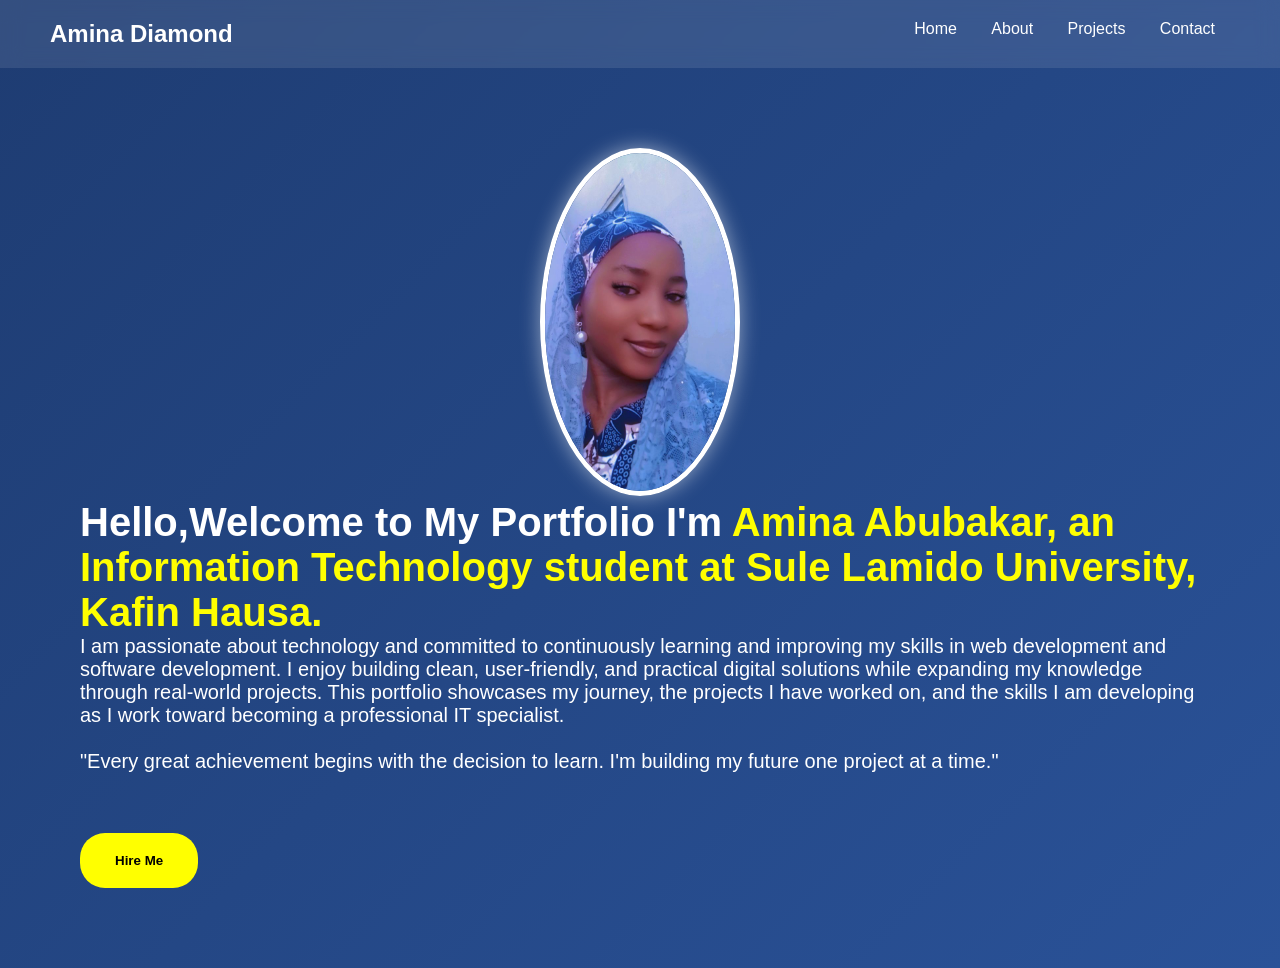
<file: index.html>
<!DOCTYPE html>
<html lang="en">
<head>
<meta charset="UTF-8">
<meta name="viewport" content="width=device-width, initial-scale=1.0">
<title>Home - Amina Portfolio</title>

<link rel="stylesheet" href="style.css">
<link rel="stylesheet" href="https://cdnjs.cloudflare.com/ajax/libs/font-awesome/6.5.1/css/all.min.css">
</head>
<body>

<header>
<h2 class="logo">Amina Diamond</h2>
<nav>
<a href="index.html">Home</a>
<a href="about.html">About</a>
<a href="projects.html">Projects</a>
<a href="contact.html">Contact</a>
</nav>
</header>

<section class="home">
    <div class="home-img">
<img src="meenalun3.jpeg" alt="profile">
</div>


<div class="home-text">
<h1>Hello,Welcome to My Portfolio I'm <span>Amina Abubakar, an Information Technology student at Sule Lamido University, Kafin Hausa.</span></h1>
<p>I am passionate about technology and committed to continuously learning and improving my skills in web development and software development. I enjoy building clean, user-friendly, and practical digital solutions while expanding my knowledge through real-world projects.
This portfolio showcases my journey, the projects I have worked on, and the skills I am developing as I work toward becoming a professional IT specialist.<br><br>
"Every great achievement begins with the decision to learn. I'm building my future one project at a time." </p>

<button onclick="window.location.href='contact.html'">Hire Me</button>
</div>

</section>

</body>
</html>
</file>
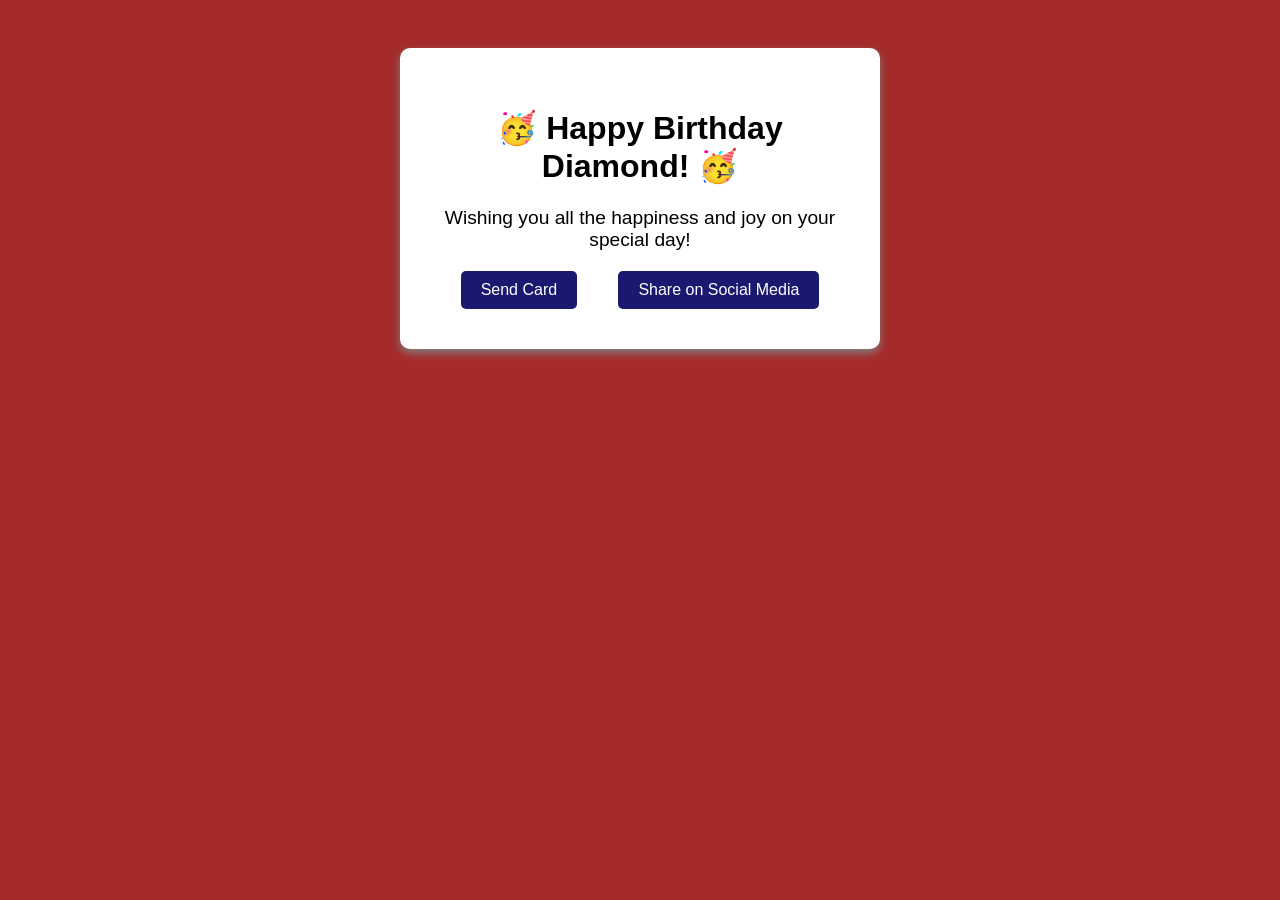
<file: Greeting-card/index.html>
<!DOCTYPE html>
<html lang="en">
  <head>
    <meta charset="utf-8">
    <meta name="viewport" content="width=device-width, initial-scale=1.0">
    <title>Greeting Card</title>
    <link href="styles.css" rel="stylesheet">
  </head>
  <body>
    <div class="card" id="greeting-card">
      <h1>Happy Birthday Diamond!</h1>
      <p class="message">
        Wishing you all the happiness and joy on your special day!
      </p>
      <div class="card-links">
        <a href="#send" class="send-link">Send Card</a>
        <a href="#share" class="share-link">Share on Social Media</a>
      </div>
  	</div>
    <section id="send">
      <h2>Sending your card...</h2>
      <p>Card successfully sent to your recipient!</p>
    </section>
    <section id="share">
      <h2>Sharing your card...</h2>
      <p>Your card was shared on social media!</p>
    </section>
  </body>
</html>
</file>
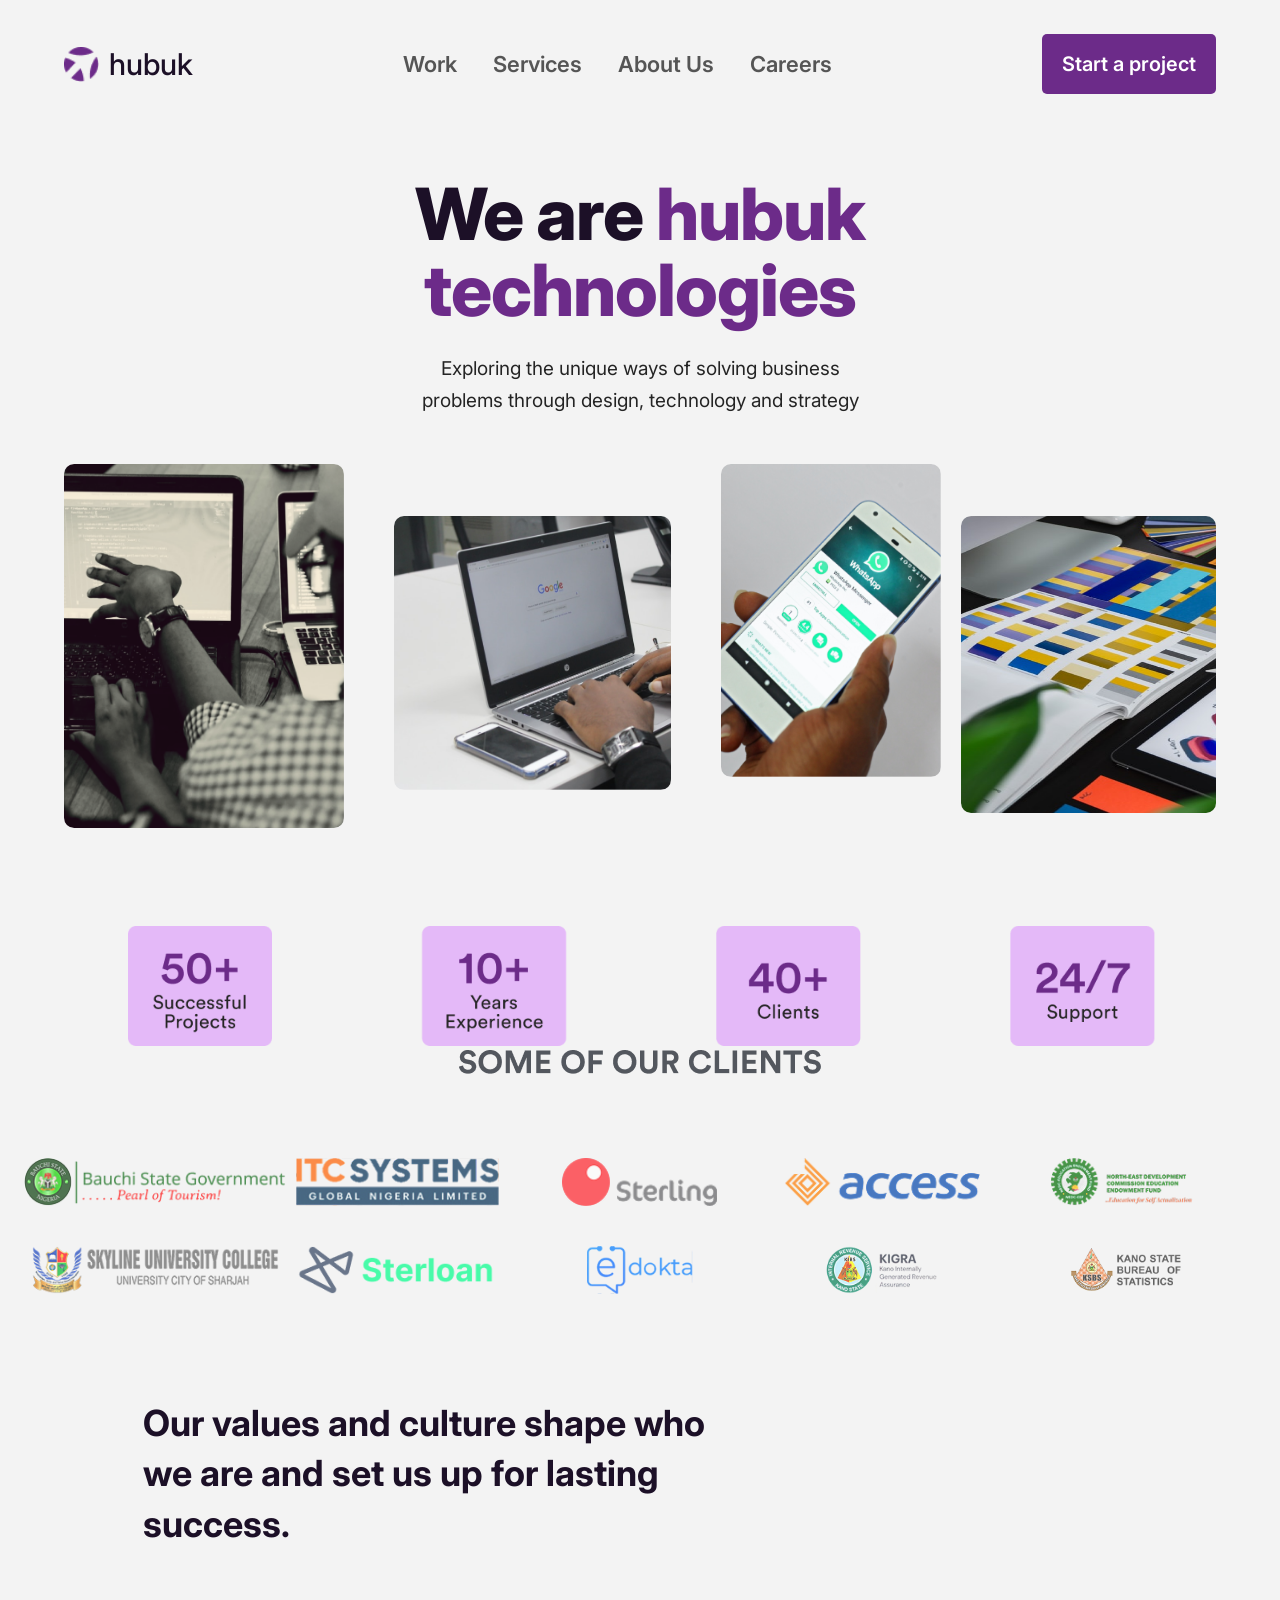
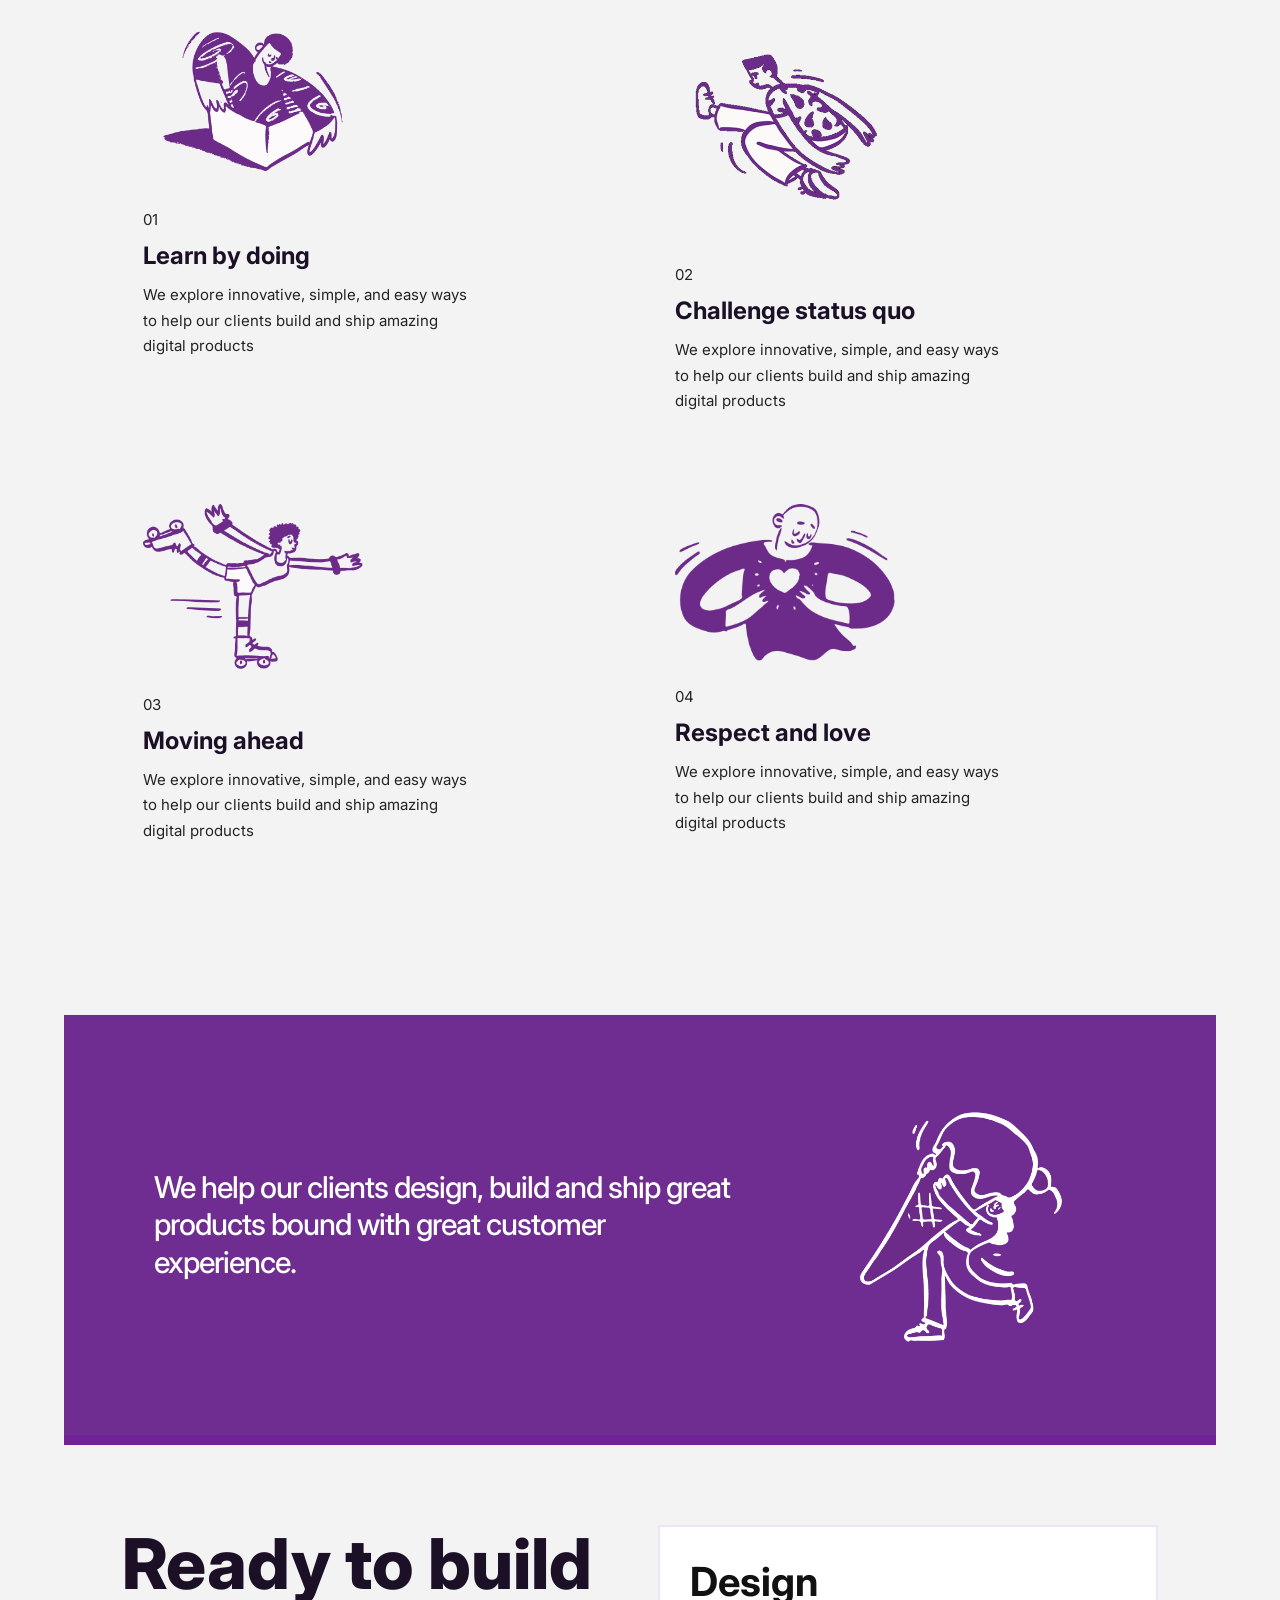
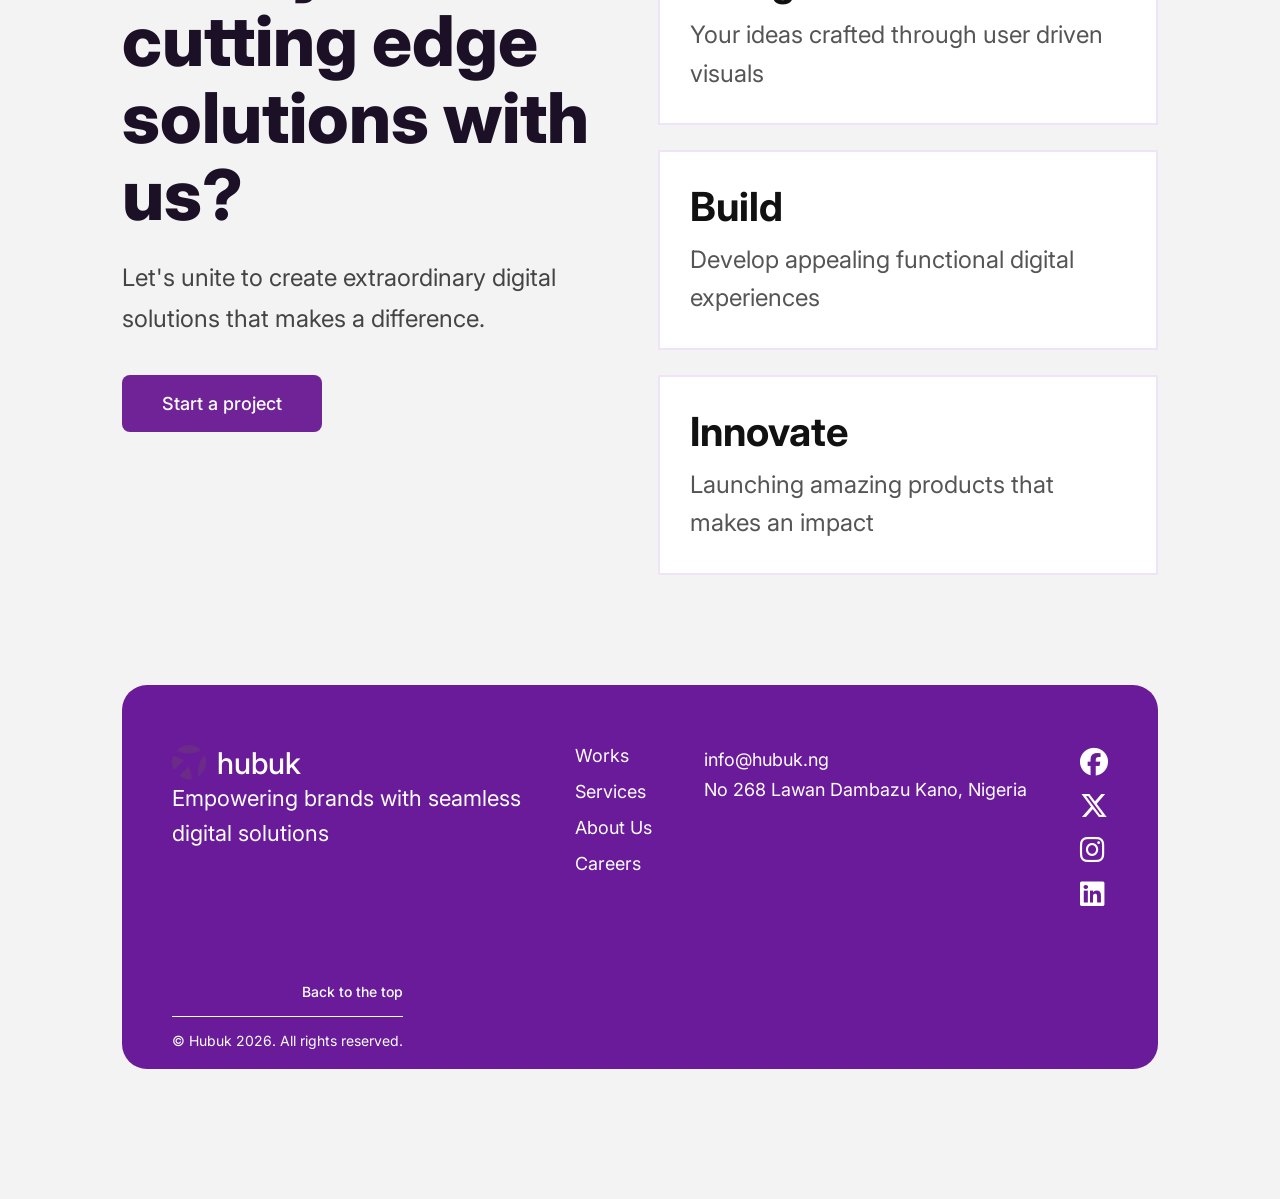
<file: hubuk/index.html>
<!DOCTYPE html>
<html lang="en">
<head>
<meta charset="UTF-8">
<meta name="viewport" content="width=device-width, initial-scale=1.0">
<title>About Us</title>
<link rel="stylesheet" href="style.css">
<link href="https://fonts.googleapis.com/css2?family=Inter:wght@400;500;600;700;800&display=swap" rel="stylesheet">
<link rel="stylesheet" href="https://cdnjs.cloudflare.com/ajax/libs/font-awesome/6.5.1/css/all.min.css">
</head>
<body>

   <div class="container">

    <header>
        
<div class="logo">
            <img src="images/logo.png" alt="hubuk logo">
            <span>hubuk</span>
        </div>
        <nav>
            <a href="#">Work</a>
            <a href="#">Services</a>
            <a href="#">About Us</a>
            <a href="#">Careers</a>
        </nav>

        <a href="#" class="btn">Start a project</a>
    </header>

    <section class="hero">
        <h1>We are <span>hubuk<br> technologies</span></h1>
        <p>
            Exploring the unique ways of solving business<br>problems through design, technology and strategy
        </p>
    </section>

    <section class="images">
        <img src="images/hubuk1.png" alt="hubuk project 1">
        <img src="images/hubuk2.png" alt="hubuk project 2">
        <img src="images/hubuk3.png" alt="hubuk project 3">
        <img src="images/hubuk4.png" alt="hubuk project 4">
    </section>

    <section>
        <div class="stats">
            <img src="images/Frame 59665.png" width="1440" height="259">
        </div>
    </section>

    <section>
        <div class="clients">
            <img src="images/Supporting text.png" >
        </div>

        <div class="logos">
            <img src="images/BSG.png" height="40" alt="Union Bank">
            <img src="images/image 5 (1).png" height="40" alt="Fidelity Bank">
            <img src="images/idQ77EGZuR_1744624783022 1.png" height="40" alt="Zenith Bank">
            <img src="images/Access Bank_idk3XMC1BM_1 1.png" height="40" alt="GT Bank">
            <img src="images/image 3.png" height="40" alt="Access Bank">
            <img src="images/Group 1143.png" height="40" alt="UBA Bank">
            <img src="images/Sterload.png" height="40" alt="UBA Bank">
            <img src="images/image 4.png" height="40" alt="UBA Bank">
            <img src="images/Group 1142.png" height="40" alt="UBA Bank">
            <img src="images/KBS.png" height="40" alt="UBA Bank">
        </div>
    </section>

    <section class="values">
  <div class="container">

    <h1 class="title">
    Our values and culture shape who<br>we are and set us up for lasting<br>success.
    </h1>

    <div class="grid">

      <div class="card">
        <img src="images/unboxing.png" alt="learn">
        <span class="number">01</span>
        <h2>Learn by doing</h2>
        <p>
          We explore innovative, simple, and easy ways to help our clients build and ship amazing digital products
        </p>
      </div>

      <div class="card">
        <img src="images/animation1.png" alt="challenge">
        <span class="number">02</span>
        <h2>Challenge status quo</h2>
        <p>
          We explore innovative, simple, and easy ways to help our clients build and ship amazing digital products
        </p>
      </div>

      <div class="card">
        <img src="images/moving.png" alt="moving">
        <span class="number">03</span>
        <h2>Moving ahead</h2>
        <p>
          We explore innovative, simple, and easy ways to help our clients build and ship amazing digital products
        </p>
      </div>

      <div class="card">
        <img src="images/love.png" alt="love">
        <span class="number">04</span>
        <h2>Respect and love</h2>
        <p>
          We explore innovative, simple, and easy ways to help our clients build and ship amazing digital products
        </p>
      </div>

    </div>
  </div>
</section>

<section class="purple-section">

  <div class="purple-text">
    <h3>
      We help our clients
      design, build and ship great
      products bound with great
      customer experience.
    </h3>
  </div>

  <div class="purple-image">
    <img src="images/icecream.png" alt="girl love icecream">
  </div>

</section>

<div class="top-line"></div>

  <section class="containers">

    <div class="heros">

      <div class="left">

        <h1>
          Ready to build cutting edge solutions with us?
        </h1>

        <p>
          Let's unite to create extraordinary digital solutions that makes a difference.
        </p>

        <a href="#" class="btns">
          Start a project 
        </a>

      </div>
      

<div class="right">

  <div class="cards">


    <div class="cards-text">
      <h3>Design</h3>

      <p>
        Your ideas crafted through user driven visuals
      </p>
    </div>

  </div>

  <div class="cards">

    <div class="cards-text">
      <h3>Build</h3>

      <p>
        Develop appealing functional digital experiences
      </p>
    </div>

  </div>

  <div class="cards">
    <div class="cards-text">
      <h3>Innovate</h3>

      <p>
        Launching amazing products that makes an impact
      </p>
    </div>

  </div>

</div>

<footer class="footer">

    <div class="footer-container">

        <div class="footer-left">
            <div class="logo">
            <img src="images/logo.png" alt="hubuk logo">
            <span>hubuk</span>
        </div>
            <p>
                Empowering brands with seamless digital solutions
            </p>
        </div>

        <div class="footer-links">
            <a href="#">Works</a>
            <a href="#">Services</a>
            <a href="#">About Us</a>
            <a href="#">Careers</a>
        </div>

        <div class="footer-contact">
            <p>info@hubuk.ng</p>
            <p>No 268 Lawan Dambazu Kano, Nigeria</p>
            </div>

        <div class="footer-social">
            <a href="#"><i class="fab fa-facebook"></i></a>
            <a href="#"><i class="fab fa-x-twitter"></i></a>
            <a href="#"><i class="fab fa-instagram"></i></a>
            <a href="#"><i class="fab fa-linkedin"></i></a>
        </div> 

    <div class="footer-last">

    <div class="back-top">
        <a href="#top">Back to the top</a>
    </div>

    <hr>

    <p>&copy; Hubuk 2026. All rights reserved.</p>

</div>

</footer>


</body>
</html>
</file>
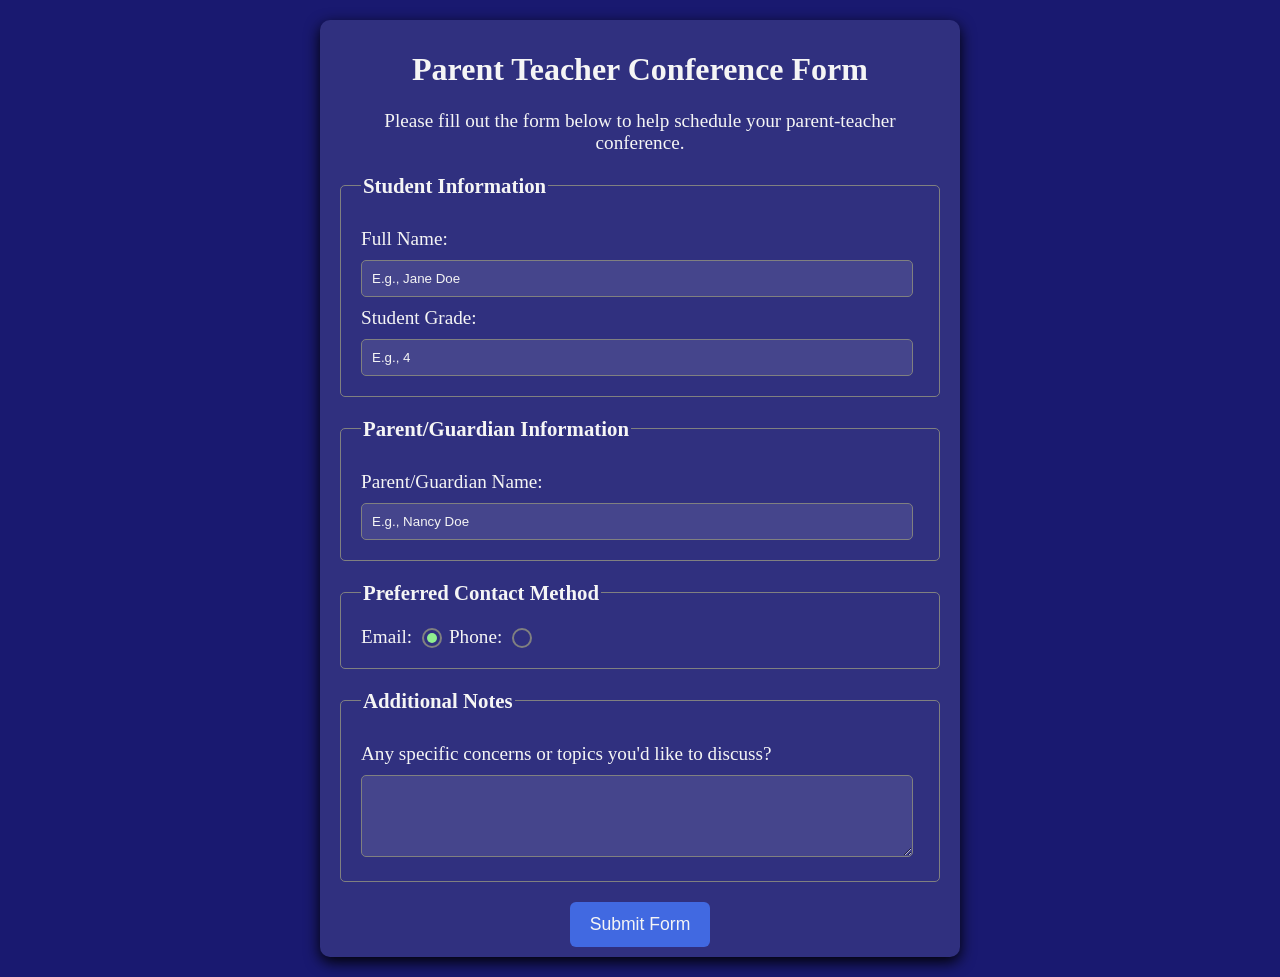
<file: Parent Teacher Conference Form/index.html>
<!DOCTYPE html>
<html lang="en">
  <head>
    <meta charset="utf-8">
    <meta name="viewport" content="width=device-width, initial-scale=1.0">
    <title>Parent Teacher Conference Form</title>
    <link rel="stylesheet" href="./styles.css" />
  </head>
  <body>
  <main class="container">
    <h1 class="title center">Parent Teacher Conference Form</h1>
    <p class="description center">Please fill out the form below to help schedule your parent-teacher conference.</p>

     <form>
        <fieldset>
          <legend>Student Information</legend>
          <label for="student-name">Full Name: </label>
          <input
            type="text"
            name="student-name"
            id="student-name"
            required
            placeholder="E.g., Jane Doe"
          />

          <label for="grade">Student Grade: </label>
          <input
            type="number"
            name="grade"
            id="grade"
            required
            placeholder="E.g., 4"
          />
        </fieldset>
        
        <fieldset>
          <legend>Parent/Guardian Information</legend>
          <label for="parent-name">Parent/Guardian Name: </label>
          <input
            type="text"
            name="parent-name"
            id="parent-name"
            required
            placeholder="E.g., Nancy Doe"
          />
        </fieldset>

        <fieldset>
          <legend>Preferred Contact Method</legend>
          <label class="contact-method" for="email">Email: </label>
          <input
            id="email"
            class="contact-method-radio-btn"
            type="radio"
            name="contact-method"
            value="email"
            checked
          />

          <label class="contact-method" for="phone">Phone: </label>
          <input
            id="phone"
            class="contact-method-radio-btn"
            type="radio"
            name="contact-method"
            value="phone"
          />
        </fieldset>

        <fieldset>
          <legend>Additional Notes</legend>
          <label for="notes"
            >Any specific concerns or topics you'd like to discuss?</label
          >
          <textarea id="notes" name="notes" rows="4" cols="50"></textarea>
        </fieldset>

        <button class="submit-btn" type="submit">Submit Form</button>
      </form>
  </main>
  </body>
</html>
</file>
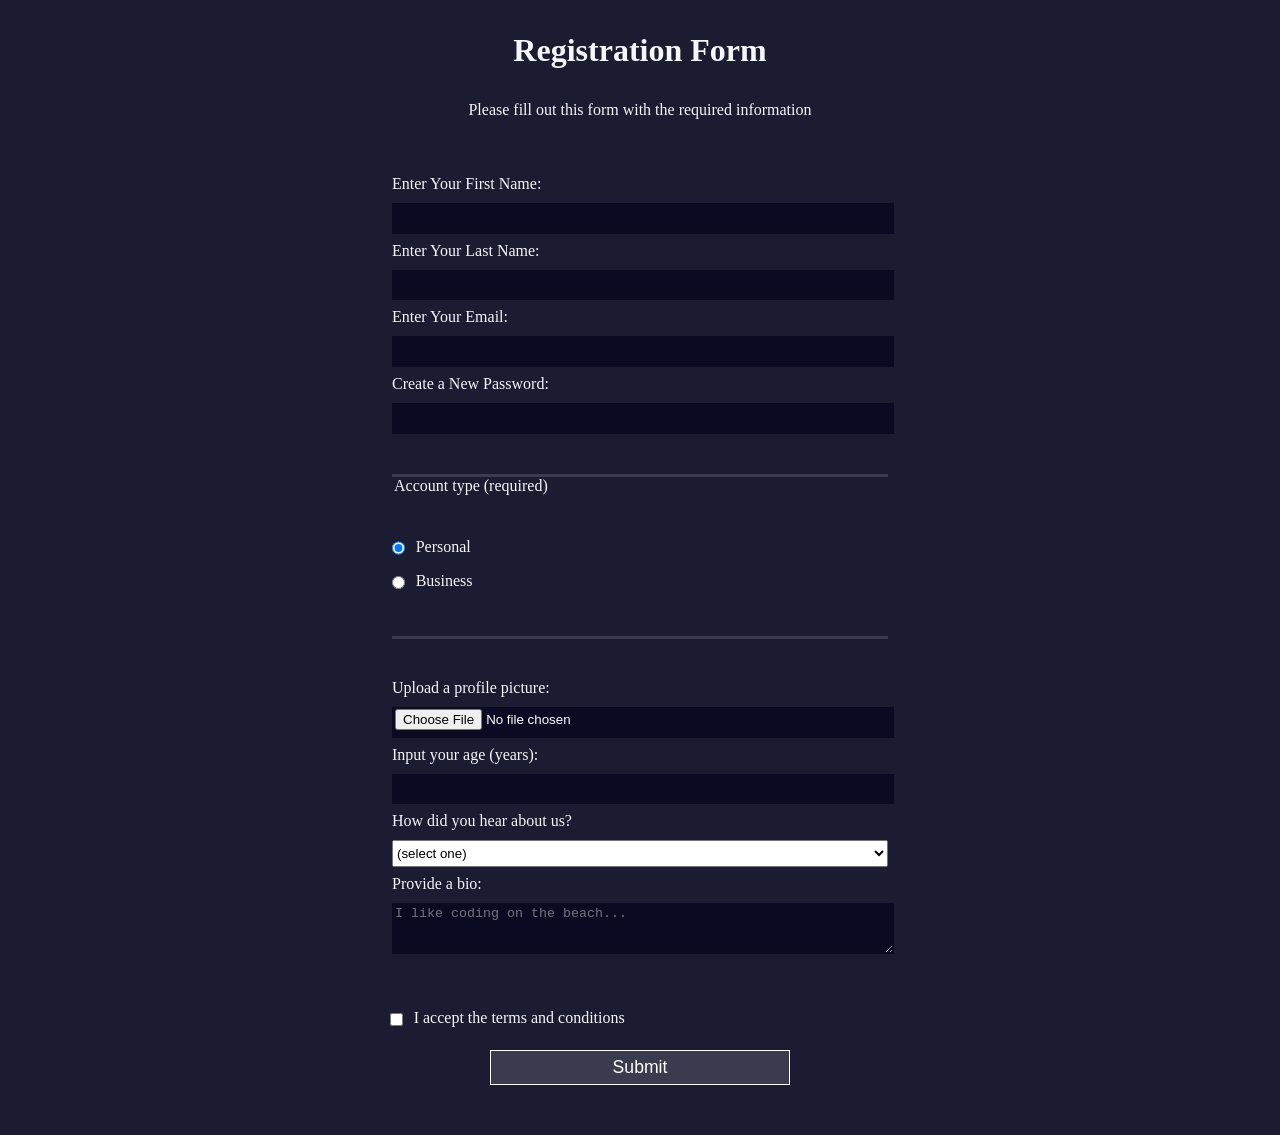
<file: Registration Form/index.html>
<!DOCTYPE html>
<html lang="en">
<head>
  <meta charset="UTF-8">
  <title>Registration Form</title>
  <link rel="stylesheet" href="styles.css" />
</head>
<body>
  <h1>Registration Form</h1>
  <p>Please fill out this form with the required information</p>
  <form method="post" action="https://wa.me/2349071250029">
    <fieldset>
      <label for="first-name">Enter Your First Name: <input id="first-name" name="first-name" type="text" required /></label>
      <label for="last-name">Enter Your Last Name: <input id="last-name" name="last-name" type="text" required /></label>
      <label for="email">Enter Your Email: <input id="email" name="email" type="email" required /></label>
      <label for="new-password">Create a New Password: <input id="new-password" name="new-password" type="password" required /></label>
    </fieldset>
    <fieldset>
      <legend>Account type (required)</legend>
      <label for="personal-account"><input id="personal-account" type="radio" name="account-type" value="personal" class="inline" checked /> Personal</label>
      <label for="business-account"><input id="business-account" type="radio" name="account-type" value="business" class="inline" /> Business</label>
    </fieldset>
    <fieldset>
      <label for="profile-picture">Upload a profile picture: <input id="profile-picture" type="file" name="file" /></label>
      <label for="age">Input your age (years): <input id="age" type="number" name="age" min="13" max="120" /></label>
      <label for="referrer">How did you hear about us?
        <select id="referrer" name="referrer">
          <option value="">(select one)</option>
          <option value="1">News</option>
          <option value="2">YouTube Channel</option>
          <option value="3">Forum</option>
          <option value="4">Other</option>
        </select>
      </label>
      <label for="bio">Provide a bio:
        <textarea id="bio" name="bio" rows="3" cols="30" placeholder="I like coding on the beach..."></textarea>
      </label>
    </fieldset>
    <label for="terms-and-conditions">
      <input class="inline" name="terms" id="terms-and-conditions" type="checkbox" required />
      I accept the terms and conditions
    </label>
    <input type="submit" value="Submit" />
  </form>
</body>
</html>
</file>
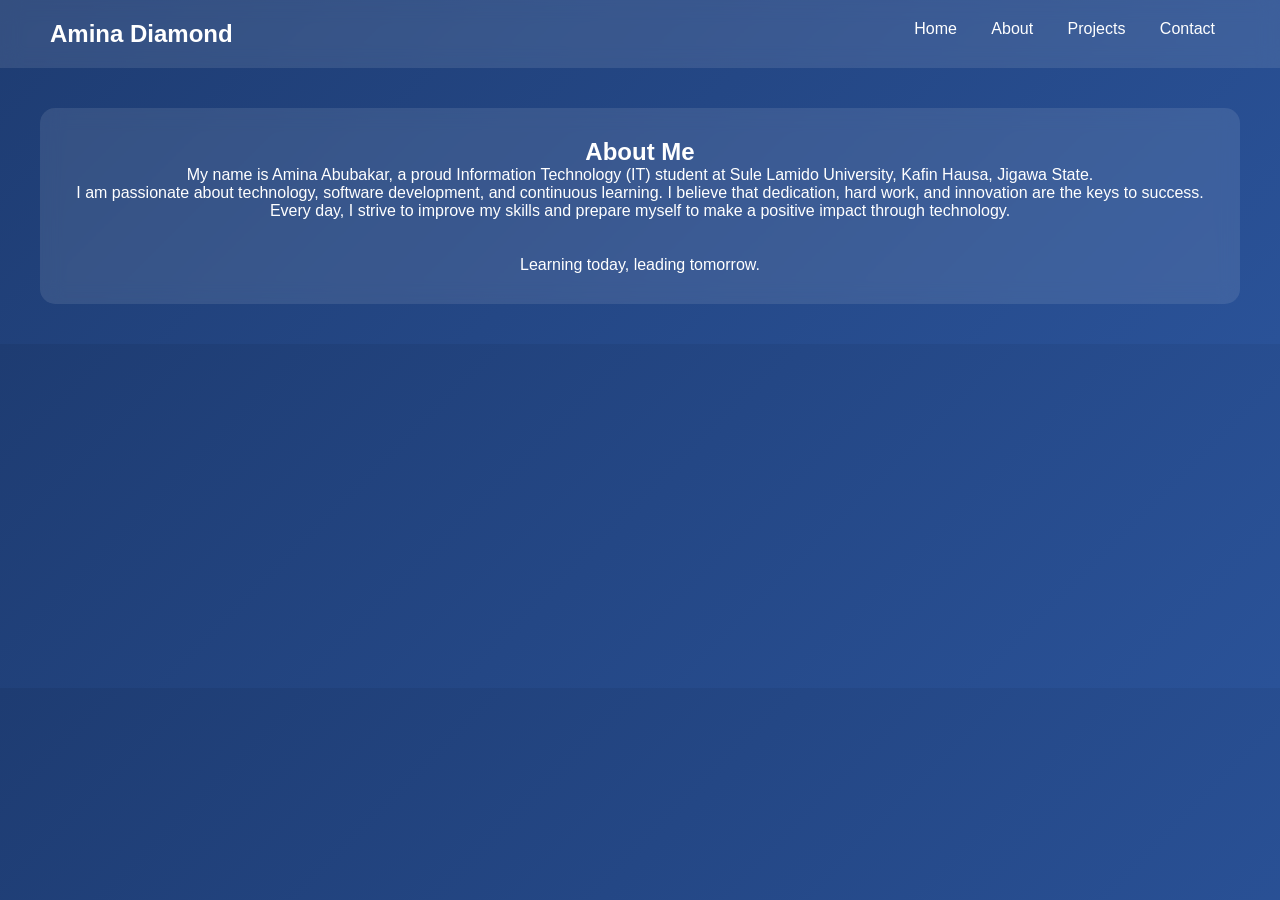
<file: about.html>
<!DOCTYPE html>
<html lang="en">
<head>
<meta charset="UTF-8">
<meta name="viewport" content="width=device-width, initial-scale=1.0">
<title>About me</title>
<link rel="stylesheet" href="style.css">
</head>
<body>

<header>
<h2 class="logo">Amina Diamond</h2>
<nav>
<a href="index.html">Home</a>
<a href="about.html">About</a>
<a href="projects.html">Projects</a>
<a href="contact.html">Contact</a>
</nav>
</header>

<section class="card">
<h2>About Me</h2>
<p>My name is Amina Abubakar, a proud Information Technology (IT) student at Sule Lamido University, Kafin Hausa, Jigawa State.<br>

    I am passionate about technology, software development, and continuous learning. I believe that dedication, hard work, and innovation are the keys to success. Every day, I strive to improve my skills and prepare myself to make a positive impact through technology.

<br><br><br>Learning today, leading tomorrow.</p>
</section>

</body>
</html>
</file>
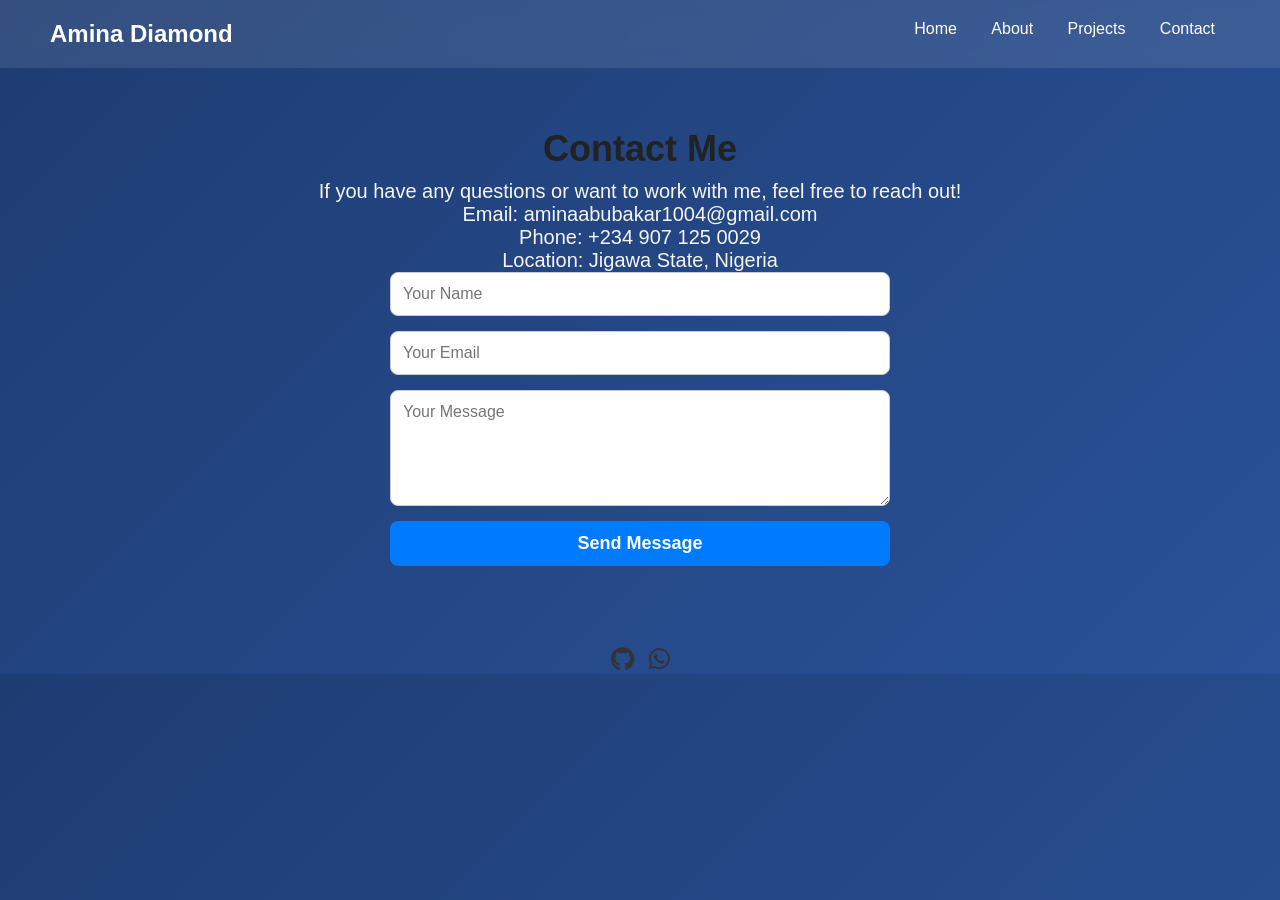
<file: contact.html>
<!DOCTYPE html>
<html lang="en">
<head>
<meta charset="UTF-8">
<meta name="viewport" content="width=device-width, initial-scale=1.0">
<title>Contact</title>
<link rel="stylesheet" href="style.css">
<link rel="stylesheet" href="https://cdnjs.cloudflare.com/ajax/libs/font-awesome/6.5.1/css/all.min.css">
</head>
<body>

<header>
<h2 class="logo">Amina Diamond</h2>
<nav>
<a href="index.html">Home</a>
<a href="about.html">About</a>
<a href="projects.html">Projects</a>
<a href="contact.html">Contact</a>
</nav>
</header>

<section class="contact" id="contact">
<h2>Contact Me</h2>
<p>If you have any questions or want to work with me, feel free to reach out!</p>

<div class="contect-info">
    <p>Email: aminaabubakar1004@gmail.com</p>
    <p>Phone: +234 907 125 0029</p>
    <p>Location: Jigawa State, Nigeria</p>
</div>

<form class="contact-form">
        <input type="text" placeholder="Your Name" required>
        <input type="email" placeholder="Your Email" required>
        <textarea placeholder="Your Message" rows="5" required></textarea>
        <button type="submit">Send Message</button>
    </form>
</section>

<div class="social-links">

<a href="https://github.com/abbagarbe2011-arch" target="_blank">
<i class="fab fa-github"></i>
</a>

<a href="https://wa.me/2349071250029" target="_blank">
<i class="fab fa-whatsapp"></i>
</a>

</div>
</section>
</body>
</html>
</file>
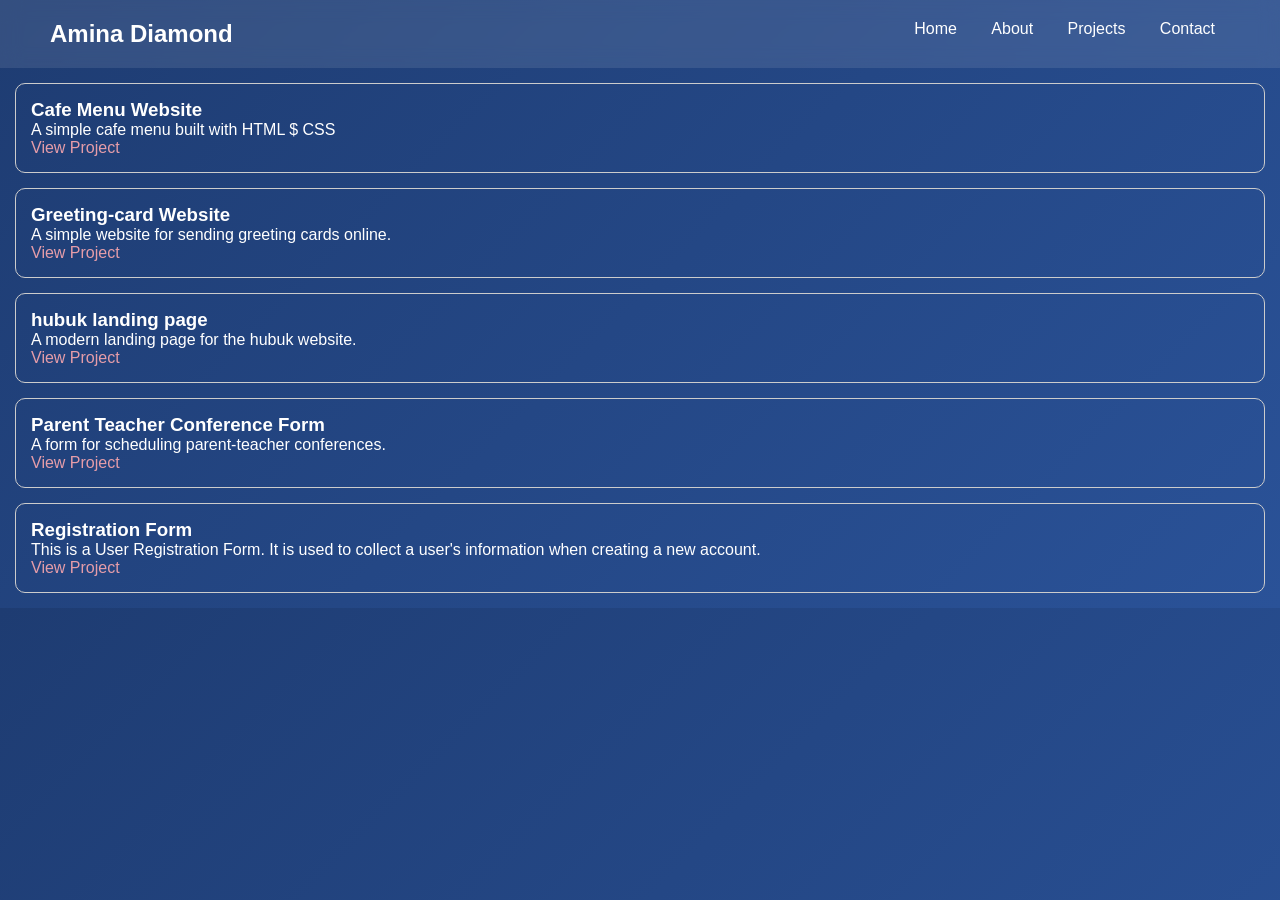
<file: projects.html>
<!DOCTYPE html>
<html lang="en">
<head>
<meta charset="UTF-8">
<meta name="viewport" content="width=device-width, initial-scale=1.0">
<title>Projects</title>
<link rel="stylesheet" href="style.css">
</head>
<body>

<header>
<h2 class="logo">Amina Diamond</h2>
<nav>
<a href="index.html">Home</a>
<a href="about.html">About</a>
<a href="projects.html">Projects</a>
<a href="contact.html">Contact</a>
</nav>
</header>

<section>
    <div class="project">
        <h3>Cafe Menu Website</h3>
        <p>A simple cafe menu built with HTML $ CSS</p>

        <a href="coffe-menu/index.html" target="_blank">View Project</a>
    </div>

<div class="project">
    <h3>Greeting-card Website</h3>
    <p>A simple website for sending greeting cards online.</p>
    <a href="Greeting-card/index.html" target="_blank">View Project</a>
</div>
<div class="project">
    <h3>hubuk landing page</h3>
    <p>A modern landing page for the hubuk website.</p>
    <a href="hubuk/index.html" target="_blank">View Project</a>
</div>
<div class="project">
    <h3>Parent Teacher Conference Form</h3>
    <p>A form for scheduling parent-teacher conferences.</p>
    <a href="Parent Teacher Conference Form/index.html" target="_blank">View Project</a>
</div>
<div class="project">
    <h3>Registration Form</h3>
    <p>This is a User Registration Form. It is used to collect a user's information when creating a new account. </p>
    <a href="Registration Form/index.html" target="_blank">View Project</a>
</div>
</section>

</body>
</html>
</file>
<file: style.css>
*{
margin:0;
padding:0;
box-sizing:border-box;
font-family: 'Segoe UI', sans-serif;
}

body{
background: linear-gradient(135deg, #1e3c72, #2a5298);
color:white;
}

header{
display:flex;
justify-content:space-between;
padding:20px 50px;
background: rgba(255,255,255,0.1);
backdrop-filter: blur(10px);
position:sticky;
top:0;
}

.logo{
font-size:24px;
font-weight:bold;
}

nav a{
color:white;
margin:15px;
text-decoration:none;
transition:0.3s;
}

nav a:hover{
color:yellow;
}

.home{
display:flex;
align-items:center;
justify-content:space-around;
padding:80px;
flex-wrap:wrap;
}

.home-text h1{
font-size:40px;
}

.home-text span{
color:yellow;
}

.home-text p{
    font-size: 20px;
}
.home-text button{
margin-top:60px;
padding:20px 35px;
background:yellow;
border:none;
border-radius:25px;
cursor:pointer;
}

.home-img img{
width:200px;
border-radius:50%;
border:5px solid white;
box-shadow:0 0 20px rgba(255,255,255,0.5);
}

.card{
margin:40px;
padding:30px;
background: rgba(255,255,255,0.1);
border-radius:15px;
backdrop-filter: blur(10px);
text-align:center;
}

.project{
    border: 1px solid #ccc;
    padding: 15px;
    margin: 15px;
    border-radius: 10px;
}

.project a {
    color: rgb(230, 157, 169);
    text-decoration: none;
}

button{
font-weight:bold;
}

@media(max-width:768px){
.home{
flex-direction:column;
text-align:center;
}
}

.social-links {
    display: flex;
    gap: 15px;
    justify-content: center;
    margin-top: 20px;
}
.social-links a {
    font-size: 24px;
    color: #333;
    text-decoration: none;
    transition: 0.3s;
}
.social-links a:hover {
    color: maroon;
    transform: scale(1.2);
}
.about {
    max-width: 800px;
    margin: 80px auto;
    padding: 40px;
    border-radius: 15px;
    box-shadow: 0 4px 15px rgba(0,0,0,0.1);
    text-align: center;
}

.about h2 {
    font-size: 36px;
    color: #333;
    margin-bottom: 20px;
}

.about p {
    font-size: 18px;
    line-height: 1.8;
    color: #555;
}
.contact {
    padding: 60px 20px;
    text-align: center;
    font-family: Arial, sans-serif;
}

.contact h2 {
    font-size: 36px;
    margin-bottom: 10px;
    color: #222;
}

.contact p {
    font-size: 20px;
    color: whitesmoke;
}

.contact-info {
    margin: 20px 0;
    line-height: 2;
    font-size: 18px;
}

.contact-form {
    max-width: 500px;
    margin: auto;
    display: flex;
    flex-direction: column;
    gap: 15px;
}

.contact-form input,
.contact-form textarea {
    padding: 12px;
    font-size: 16px;
    border: 1px solid #ccc;
    border-radius: 8px;
}

.contact-form button {
    padding: 12px;
    font-size: 18px;
    background: #007bff;
    color: white;
    border: none;
    border-radius: 8px;
    cursor: pointer;
}

.contact-form button:hover {
    background: #0056b3;
}
</file>
<file: Greeting-card/styles.css>
body {
  font-family: Arial, sans-serif;
  padding: 40px;
  text-align: center;
  background-color: brown;
}

.card {
  background-color: white;
  max-width: 400px;
  padding: 40px;
  margin: 0 auto;
  border-radius: 10px;
  box-shadow: 0 4px 8px gray;
  transition: transform 0.3s, background-color 0.3s ease
}

.card:hover {
  background-color: khaki;
  transform: scale(1.1);
}

h1::before {
  content: "🥳 ";
}

h1::after {
  content: " 🥳";
}

.message {
  font-size: 1.2em;
  margin-bottom: 20px;
}

.card-links {
  margin-top: 20px;
  display: flex;
  justify-content: space-around;
}

.card-links a {
  text-decoration: none;
  font-size: 1em;
  padding: 10px 20px;
  border-radius: 5px;
  color: white;
  background-color: midnightblue;
  transition: background-color 0.3s ease;
}

.card-links a:hover {
  background-color: orangered;
}

.card-links a:active {
  background-color: midnightblue;
}

.card-links a:focus {
  outline: 2px solid yellow;
}

.card-links a:visited {
  color: crimson;
}

section {
  margin: 20px auto;
  max-width: 600px;
  background-color: whitesmoke;
  padding: 20px;
  border-radius: 10px;
 display: none; 
}

section:hover{
  transform: skewX(10deg);
}
section:target{
  display: block;
}
</file>
<file: hubuk/style.css>
* {
  margin: 0;
  padding: 0;
  box-sizing: border-box;
  font-family: 'Inter', sans-serif;
}
html {
  font-size: 17px;
}
body{
  font-family:'Poppins',sans-serif;
  background:#f3f3f3;
  color:#1c1027;
}

.container {
  width: 90%;
  max-width: 1250px;
  margin: 0 auto;
}
header {
  display: flex;
  justify-content: space-between;
  align-items: center;
  padding: 34px 0;
}
.logo {
  display: flex;
  align-items: center;
  gap: 10px;
}
.logo img {
  height: 35px;
}
.logo span {
  font-size: 30px;
  font-weight: 500;
}
nav {
  display: flex;
  gap: 36px;
  align-items: center;
}
nav a {
  text-decoration: none;
  color: #555;
  font-size: 22px;
  font-weight: 600;
}
.btn {
  background-color: #6C2b89;
  color: white;
  padding: 18px 20px;
  border-radius: 5px;
  font-size: 20px;
  text-decoration: none;
  font-weight: 600;
}
.hero {
  text-align: center;
  margin-top: 48px;
}
.hero h1 {
  font-size: 72px;
  font-weight: 800;
  line-height: 1.05;
  letter-spacing: -1px;
}
.hero h1 span{
  color: #6C2b89;
}
.hero p {
  color: #242424;
  width: 620px;
  text-align: center;
  font-size: 19px;
  margin: 26px auto;
  line-height: 1.7;
}
.images {
  display: flex;
  justify-content: center;
  gap: 50px;
  margin: 98px 0;
}
.images img {
  border-radius: 10px;
  max-width: 100%;
  height: auto;
}
.images img:nth-child(1) {
  width: 280px;
  height: 364px;
  margin-top: -52px;
}
.images img:nth-child(2) {
  width: 277px;
  height: 274px;
}
.images img:nth-child(3) {
  width: 220px;
  height: 313px;
  margin-top: -52px;
}
.images img:nth-child(4) {
  width: 255px;
  height: 297px;
  margin-left: -30px;
}
.stats img {
  max-width: 100%;
  height: auto;
}
.clients {
  text-align: center;
}
.clients img {
  display: inline-block;
  max-width: 100%;
  height: auto;
  gap: 30px;
}
.logos {
  display: grid;
  grid-template-columns: repeat(5, minmax(0, 1fr));
  justify-items: center;
  align-items: center;
  gap: 40px 60px;
  margin-top: 68px;
  padding: 12px 0;
}
.logos img {
  height: 48px;
  opacity: 0.7;
  transition: 0.3s;
  filter: saturate(1.5);
}
.values {
  padding: 92px 24px;
}
.title {
  font-size: 36px;
  font-weight: 700;
  line-height: 1.4;
  margin-bottom: 70px;
  max-width: 760px;
}
.grid {
  display: grid;
  grid-template-columns: repeat(2, 1fr);
  gap: 90px 70px;
}
.card img {
  width: 220px;
  margin-bottom: 22px;
}
.card:nth-child(2) img {
  animation: moveImage 3s infinite alternate ease-in-out;
}
@keyframes moveImage {
  from{
    transform: translateX(0);
  }
  to{
    transform: translateX(10px);
  }
}
.number {
  display: block;
  font-size: 15px;
  color: #242424;
  margin-bottom: 12px;
}
.card h2 {
  font-size: 24px;
  margin: 0 0 12px;
}
.card p {
  font-size: 15px;
  color: #242424;
  line-height: 1.7;
  max-width: 340px;
}
@media (max-width: 980px) {
  .grid {
    grid-template-columns: 1fr;
    gap: 40px;
  }
  .hero p {
    width: 100%;
    padding: 0 20px;
  }
  .images {
    flex-wrap: wrap;
    gap: 24px;
  }
  .logos {
    display: grid;
    grid-template-columns: repeat(3, minmax(0, 1fr));
    justify-items: center;
    gap: 32px;
    padding: 14px 0;
  }
}
.purple-section{
  background: #6f2c91;
  width: 100%;
  min-height: 420px;
  display: flex;
  justify-content: space-between;
  align-items: center;
  gap: 40px;
  padding: 70px 90px;
  margin-top: 80px;
}

.purple-text h3{
  color: white;
  font-size: 30px;
  font-weight: 500;
  line-height: 1.25;
  letter-spacing: -1px;
  max-width: 760px;
}

.purple-image img{
  width: 100%;
  max-width: 430px;
  object-fit: contain;
}


.top-line{
  width:100%;
  height:10px;
  background:#6f2396;
}



.containers{
  width:90%;
  max-width:1300px;
  margin:auto;
  padding:80px 0;
  position:relative;
}

.heros{
  display:flex;
  justify-content:space-between;
  align-items:flex-start;
  gap:60px;
  flex-wrap:wrap;
}


.left{
  flex:1;
  min-width:320px;
  z-index:2;
}

.left h1{
  font-size:70px;
  line-height:1.1;
  font-weight:800;
  margin-bottom:25px;
  max-width:700px;
}

.left p{
  font-size:24px;
  color:#444;
  line-height:1.7;
  max-width:650px;
  margin-bottom:35px;
}


.btns{
  display:inline-flex;
  align-items:center;
  gap:10px;
  padding:18px 40px;
  background:#6f2396;
  color:#fff;
  text-decoration:none;
  border-radius:8px;
  font-size:18px;
  font-weight:500;
  transition:0.3s;
}

.btns:hover{
  background:#58157e;
  transform:translateY(-3px);
}


.right{
  width:500px;
  display:flex;
  flex-direction:column;
  gap:25px;
}


.cards {
  background:#fff;
  border:2px solid #efe3f8;
  padding:30px;
  display:flex;
  align-items:flex-start;
  gap:25px;
}


.cards-text h3{
  font-size:40px;
  margin-bottom:10px;
  color:#111;
}

.cards-text p{
  font-size:24px;
  line-height:1.6;
  color:#555;
}

.footer{
    width: 100%;
    background: #6a1b9a;
    margin: 50px auto;
    border-radius: 25px;
    padding: 60px 50px 20px;
    color: white;
}

.footer-container{
    display: flex;
    justify-content: space-between;
    align-items: flex-start;
    gap: 30px;
    flex-wrap: wrap;
}

.footer-left{
    max-width: 350px;
}

.footer-left h1{
    font-size: 40px;
    margin-bottom: 15px;
}

.footer-left p{
    font-size: 22px;
    line-height: 1.6;
}

.footer-links{
    display: flex;
    flex-direction: column;
    gap: 15px;
}

.footer-links a{
    color: white;
    text-decoration: none;
    font-size: 18px;
}

.footer-links a:hover{
    text-decoration: underline;
}

.footer-contact p{
    font-size: 18px;
    line-height: 1.7;
}

.footer-social{
    display: flex;
    flex-direction: column;
    gap: 10px;
    margin-top: 0;
}

.footer-social a{
    color: white;
    font-size: 28px;
}

.footer-bottom{
    border-top: 1px solid rgba(255,255,255,0.3);
    margin-top: 40px;
    padding-top: 20px;
    display: flex;
    justify-content: space-between;
    align-items: center;
    flex-wrap: wrap;
    gap: 20px;
}

.footer-last{
    margin-top: 40px;
}

.back-top {
    text-align: right;
    margin-bottom: 15px;
}
footer hr {
    width: 100%;
    margin: 0 0 15px 0;
    border: none;
    border-top: 1px solid #fff;
}


.back-top a{
    color: white;
    text-decoration: none;
    font-size: 14px;
    font-weight: 500;
}

.footer-last p{
    font-size: 14px;
    margin: 0;
}
</file>
<file: Parent Teacher Conference Form/styles.css>
body {
  background-color: MidnightBlue;
  color: whitesmoke;
}

.container {
    background-color: #ffffff1a;
    width: 80%;
    max-width: 600px;
    border-radius: 10px;
    margin: 20px auto;
    padding: 10px 20px;
    box-shadow: 0 5px 15px black;  
}

.center {
  text-align: center;
}

.description {
  font-size: 1.2rem;
}

fieldset {
  border: 1px solid gray;
  border-radius: 5px;
  margin: 20px 0;
  padding: 20px;
}

fieldset legend {
  font-size: 1.3rem;
  font-weight: 600;
}

label {
  font-size: 1.2rem;
}

label:not(.contact-method) {
  display: block;
  margin: 10px 0;
}

input:not(.contact-method-radio-btn),
textarea {
  background-color: #ffffff1a;
  width: 95%;
  border: 1px solid gray;
  border-radius: 5px;
  padding: 10px;
}

input,
input::placeholder,
textarea {
  color: whitesmoke;
}


.contact-method-radio-btn {
  appearance: none;
  width: 20px;
  height: 20px;
  border-radius: 50%;
  border: 2px solid gray;
  vertical-align: bottom;
}

.contact-method-radio-btn::before {
  display: block;
  content: " ";
  width: 10px;
  height: 10px;
  border-radius: 50%;
  transform: translate(3px, 3px) scale(0);
  transition: all 0.3s ease-in;
}

.contact-method-radio-btn:checked::before {
  transform: translate(3px, 3px) scale(1);
  background-color: lightgreen;
}

.submit-btn {
  cursor: pointer;
  background-color: royalblue;
  color: whitesmoke;
  border: none;
  border-radius: 6px;
  padding: 12px 20px;
  font-size: 1.1rem;
  display: block;
  margin: auto;
}

.submit-btn:hover{
  background-color: midnightblue;
}
</file>
<file: Registration Form/styles.css>
body {
  width: 100%;
  height: 100vh;
  margin: 0;
  background-color: #1b1b32;
  color: #f5f6f7;
  font-family: Tahoma;
  font-size: 16px;
}

h1, p {
  margin: 1em auto;
  text-align: center;
}

form {
  width: 60vw;
  max-width: 500px;
  min-width: 300px;
  margin: 0 auto;
  padding-bottom: 2em;
}

fieldset {
  border: none;
  padding: 2rem 0;
  border-bottom: 3px solid #3b3b4f;
}

fieldset:last-of-type {
  border-bottom: none;
}

label {
  display: block;
  margin: 0.5rem 0;
}

input,
textarea,
select {
  margin: 10px 0 0 0;
  width: 100%;
  min-height: 2em;
}

input, textarea {
  background-color: #0a0a23;
  border: 1px solid #0a0a23;
  color: #ffffff;
}

.inline {
  width: unset;
  margin: 0 0.5em 0 0;
  vertical-align: middle;
}

input[type="submit"] {
  display: block;
  width: 60%;
  margin: 1em auto;
  height: 2em;
  font-size: 1.1rem;
  background-color: #3b3b4f;
  border-color: white;
  min-width: 300px;
}

input[type="file"] {
  padding: 1px 2px;
}
</file>
